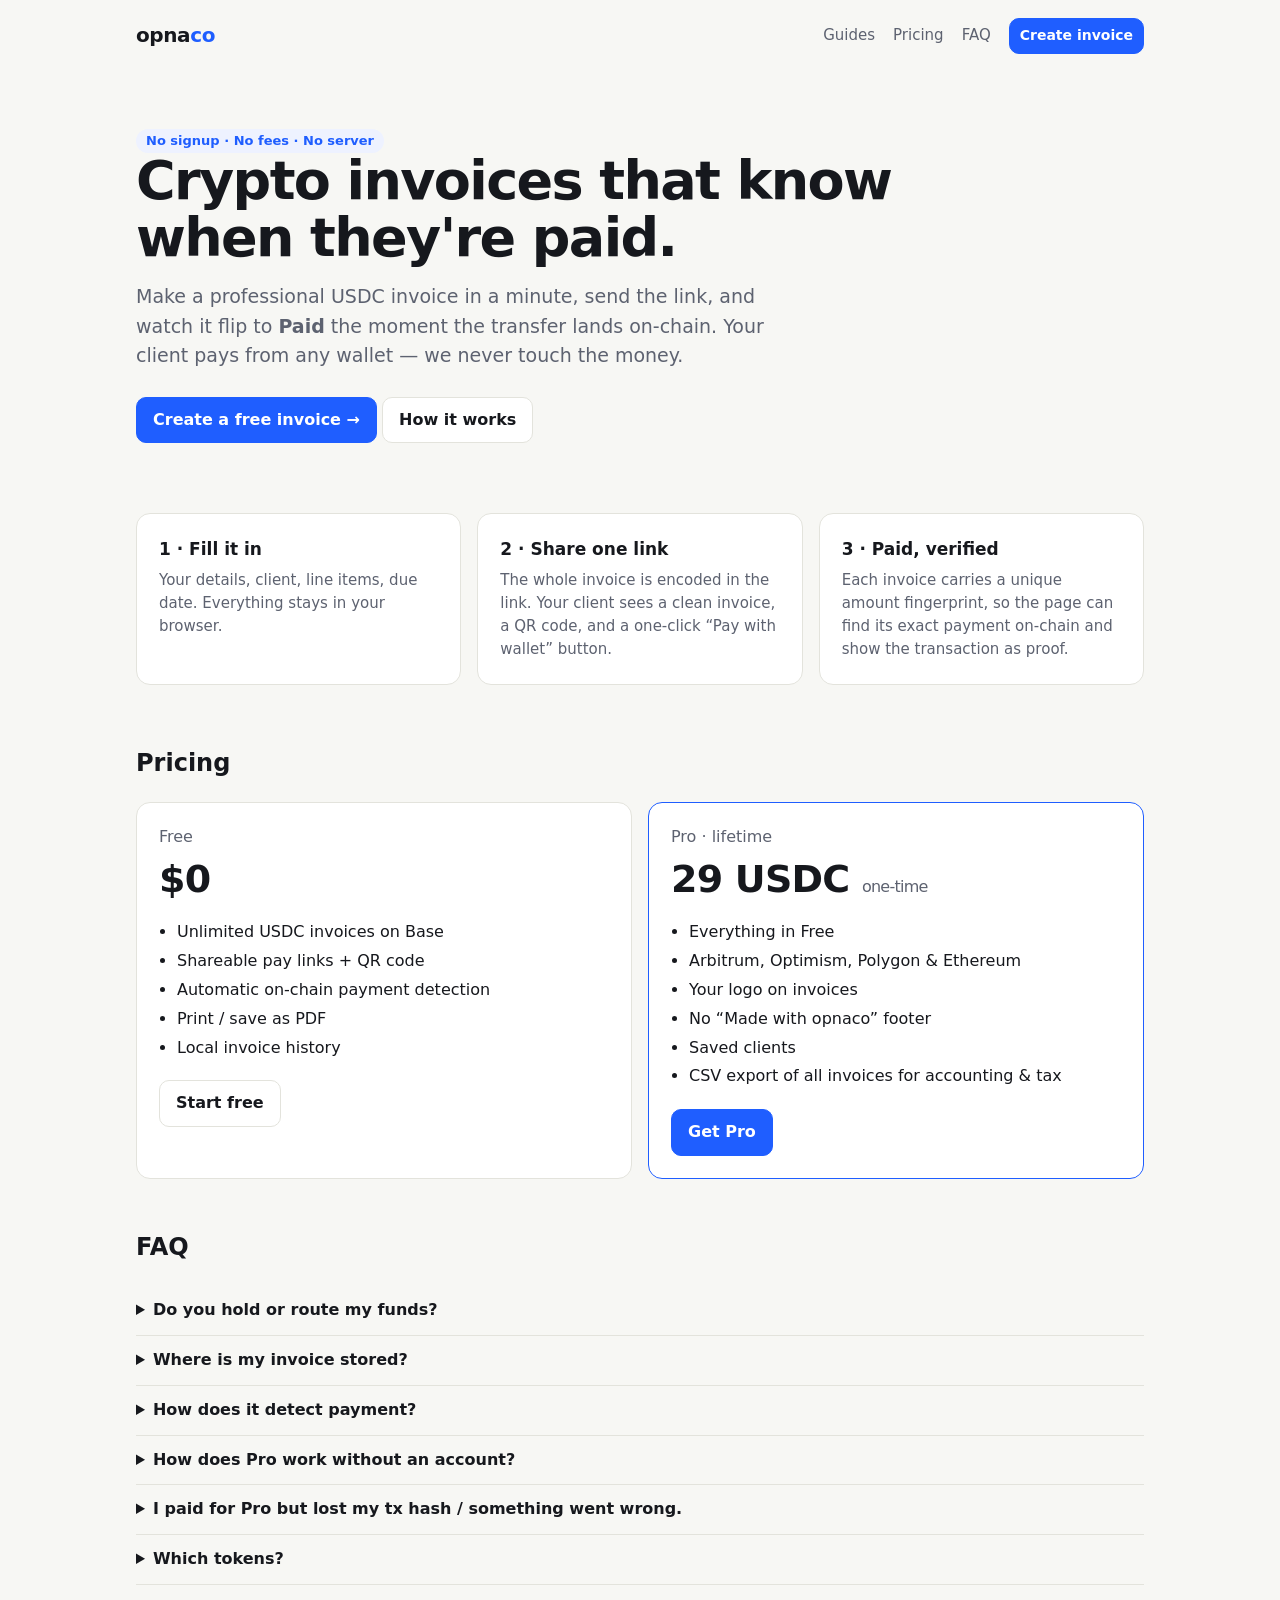
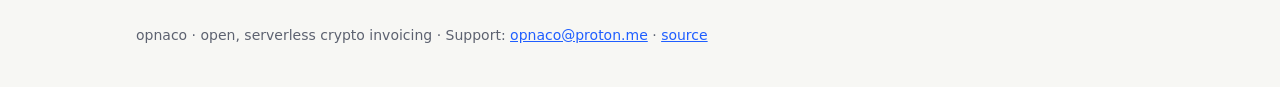
<file: index.html>
<!doctype html>
<html lang="en">
<head>
<meta charset="utf-8"><meta name="viewport" content="width=device-width,initial-scale=1">
<title>opnaco Invoice — crypto invoices that know when they're paid</title>
<meta name="description" content="Free USDC invoice generator for freelancers and DAOs. Share a link, get paid on Base, Arbitrum, Optimism, Polygon or Ethereum, and see payment confirmed on-chain automatically. No signup, no server, no fees.">
<link rel="stylesheet" href="style.css?v=3">
<style>
  .hero { padding: 56px 0 40px; }
  .hero h1 { font-size: clamp(32px, 6vw, 54px); line-height: 1.05; letter-spacing: -0.03em; margin: 0 0 16px; max-width: 760px; }
  .hero p { font-size: 19px; color: var(--muted); max-width: 640px; margin: 0 0 26px; }
  .feats { display: grid; grid-template-columns: repeat(3, 1fr); gap: 16px; margin: 30px 0 60px; }
  .feats h3 { margin: 0 0 6px; font-size: 17px; }
  .feats p { margin: 0; color: var(--muted); font-size: 15px; }
  .plans { display: grid; grid-template-columns: 1fr 1fr; gap: 16px; }
  .plans ul { padding-left: 18px; margin: 12px 0 20px; } .plans li { margin: 4px 0; }
  .price { font-size: 38px; font-weight: 800; letter-spacing: -0.02em; }
  @media (max-width: 720px) { .feats, .plans { grid-template-columns: 1fr; } }
  details { border-bottom: 1px solid var(--line); padding: 12px 0; } summary { font-weight: 600; cursor: pointer; }
</style>
</head>
<body>
<div class="wrap">
  <header class="top"><a class="logo" href="./">opna<span>co</span></a><nav><a href="guides/">Guides</a><a href="#pricing">Pricing</a><a href="#faq">FAQ</a><a class="btn primary sm" href="app.html">Create invoice</a></nav></header>

  <section class="hero">
    <span class="pill">No signup · No fees · No server</span>
    <h1>Crypto invoices that know when they're paid.</h1>
    <p>Make a professional USDC invoice in a minute, send the link, and watch it flip to <b>Paid</b> the moment the transfer lands on-chain. Your client pays from any wallet — we never touch the money.</p>
    <a class="btn primary" href="app.html">Create a free invoice →</a>
    <a class="btn" href="#how">How it works</a>
  </section>

  <section class="feats" id="how">
    <div class="card"><h3>1 · Fill it in</h3><p>Your details, client, line items, due date. Everything stays in your browser.</p></div>
    <div class="card"><h3>2 · Share one link</h3><p>The whole invoice is encoded in the link. Your client sees a clean invoice, a QR code, and a one-click “Pay with wallet” button.</p></div>
    <div class="card"><h3>3 · Paid, verified</h3><p>Each invoice carries a unique amount fingerprint, so the page can find its exact payment on-chain and show the transaction as proof.</p></div>
  </section>

  <section id="pricing">
    <h2>Pricing</h2>
    <div class="plans">
      <div class="card">
        <div class="muted">Free</div><div class="price">$0</div>
        <ul><li>Unlimited USDC invoices on Base</li><li>Shareable pay links + QR code</li><li>Automatic on-chain payment detection</li><li>Print / save as PDF</li><li>Local invoice history</li></ul>
        <a class="btn" href="app.html">Start free</a>
      </div>
      <div class="card" style="border-color: var(--accent)">
        <div class="muted">Pro · lifetime</div><div class="price">29 USDC <span class="muted" style="font-size:16px;font-weight:500">one-time</span></div>
        <ul><li>Everything in Free</li><li>Arbitrum, Optimism, Polygon & Ethereum</li><li>Your logo on invoices</li><li>No “Made with opnaco” footer</li><li>Saved clients</li><li>CSV export of all invoices for accounting & tax</li></ul>
        <a class="btn primary" href="app.html#pro">Get Pro</a>
      </div>
    </div>
  </section>

  <section id="faq" style="margin-top:50px">
    <h2>FAQ</h2>
    <details><summary>Do you hold or route my funds?</summary><p class="muted">No. Payments go straight from your client's wallet to yours. opnaco is a static web page; there is no backend that could touch money or data.</p></details>
    <details><summary>Where is my invoice stored?</summary><p class="muted">In the link itself (compressed into the URL fragment, which browsers never send to servers) and in your browser's local storage for your history.</p></details>
    <details><summary>How does it detect payment?</summary><p class="muted">Every invoice amount gets a tiny unique fingerprint in its last decimals (e.g. 1,500.003417 USDC). The page asks a public RPC node for USDC transfers to your address since the invoice was created and matches that exact amount.</p></details>
    <details><summary>How does Pro work without an account?</summary><p class="muted">Send 29 USDC to the opnaco treasury from any wallet, then paste the transaction hash. The app verifies it on-chain and unlocks Pro in that browser. Keep the hash — it's your license and works on any device.</p></details>
    <details><summary>I paid for Pro but lost my tx hash / something went wrong.</summary><p class="muted">Email <a href="mailto:opnaco@proton.me">opnaco@proton.me</a> with the wallet address you paid from and we'll find it on-chain.</p></details>
    <details><summary>Which tokens?</summary><p class="muted">Native USDC (Circle) on Base, Arbitrum, Optimism, Polygon and Ethereum.</p></details>
  </section>

  <footer class="foot">opnaco · open, serverless crypto invoicing · Support: <a href="mailto:opnaco@proton.me">opnaco@proton.me</a> · <a href="https://github.com/Opnaco/opnaco.github.io">source</a></footer>
</div>
</body>
</html>
</file>
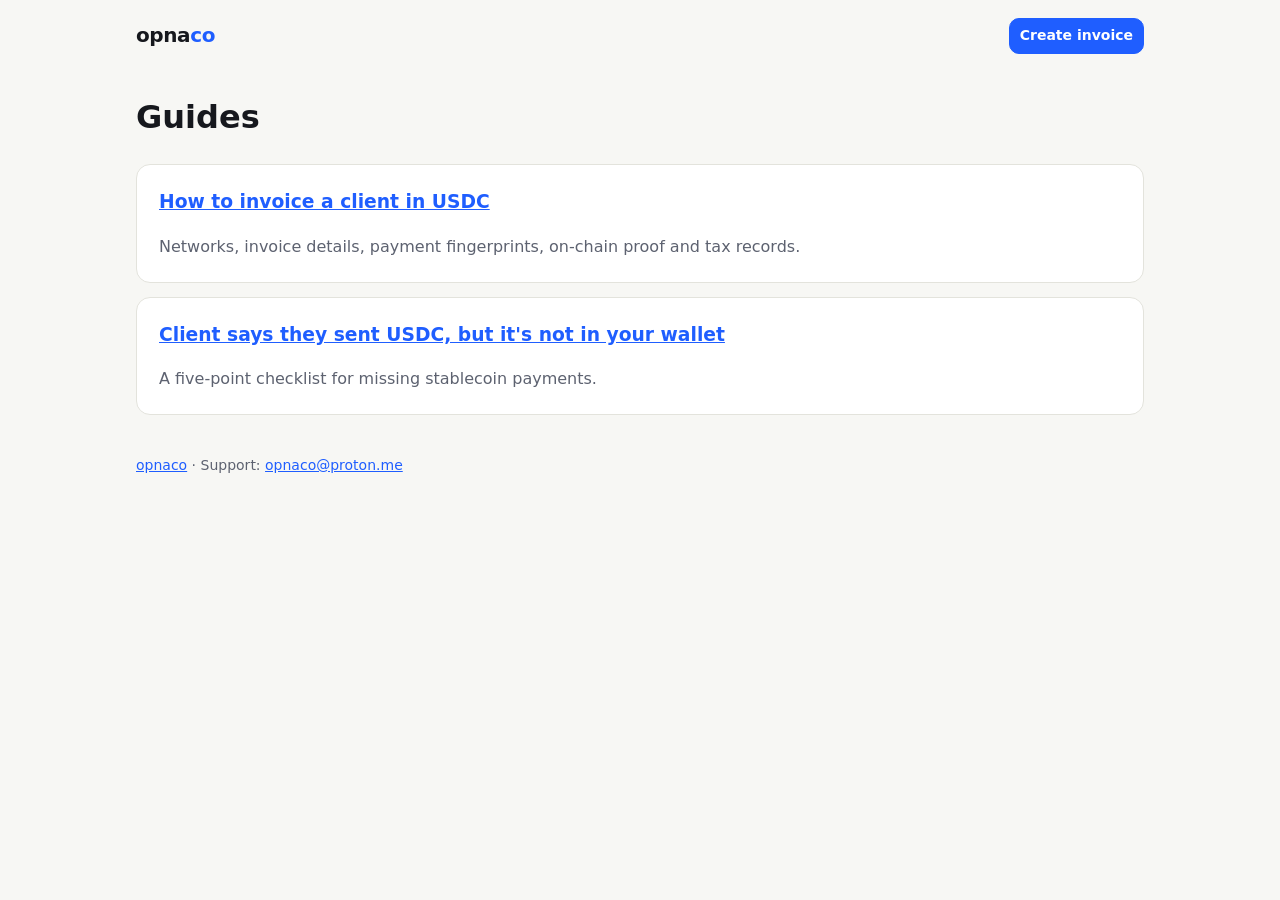
<file: guides/index.html>
<!doctype html>
<html lang="en">
<head>
<meta charset="utf-8"><meta name="viewport" content="width=device-width,initial-scale=1">
<title>Guides to Getting Paid in Crypto — opnaco</title>
<meta name="description" content="Practical guides for freelancers and DAO contributors who invoice and get paid in USDC and other stablecoins.">
<link rel="canonical" href="https://opnaco.github.io/guides/">
<link rel="stylesheet" href="../style.css">
</head>
<body>
<div class="wrap">
  <header class="top"><a class="logo" href="../">opna<span>co</span></a><nav><a class="btn primary sm" href="../app.html">Create invoice</a></nav></header>
  <h1>Guides</h1>
  <div class="card" style="margin-bottom:14px"><h3 style="margin-top:0"><a href="how-to-invoice-in-usdc.html">How to invoice a client in USDC</a></h3><p class="muted" style="margin:0">Networks, invoice details, payment fingerprints, on-chain proof and tax records.</p></div>
  <div class="card"><h3 style="margin-top:0"><a href="usdc-payment-not-received.html">Client says they sent USDC, but it's not in your wallet</a></h3><p class="muted" style="margin:0">A five-point checklist for missing stablecoin payments.</p></div>
  <footer class="foot"><a href="../">opnaco</a> · Support: <a href="mailto:opnaco@proton.me">opnaco@proton.me</a></footer>
</div>
</body>
</html>
</file>
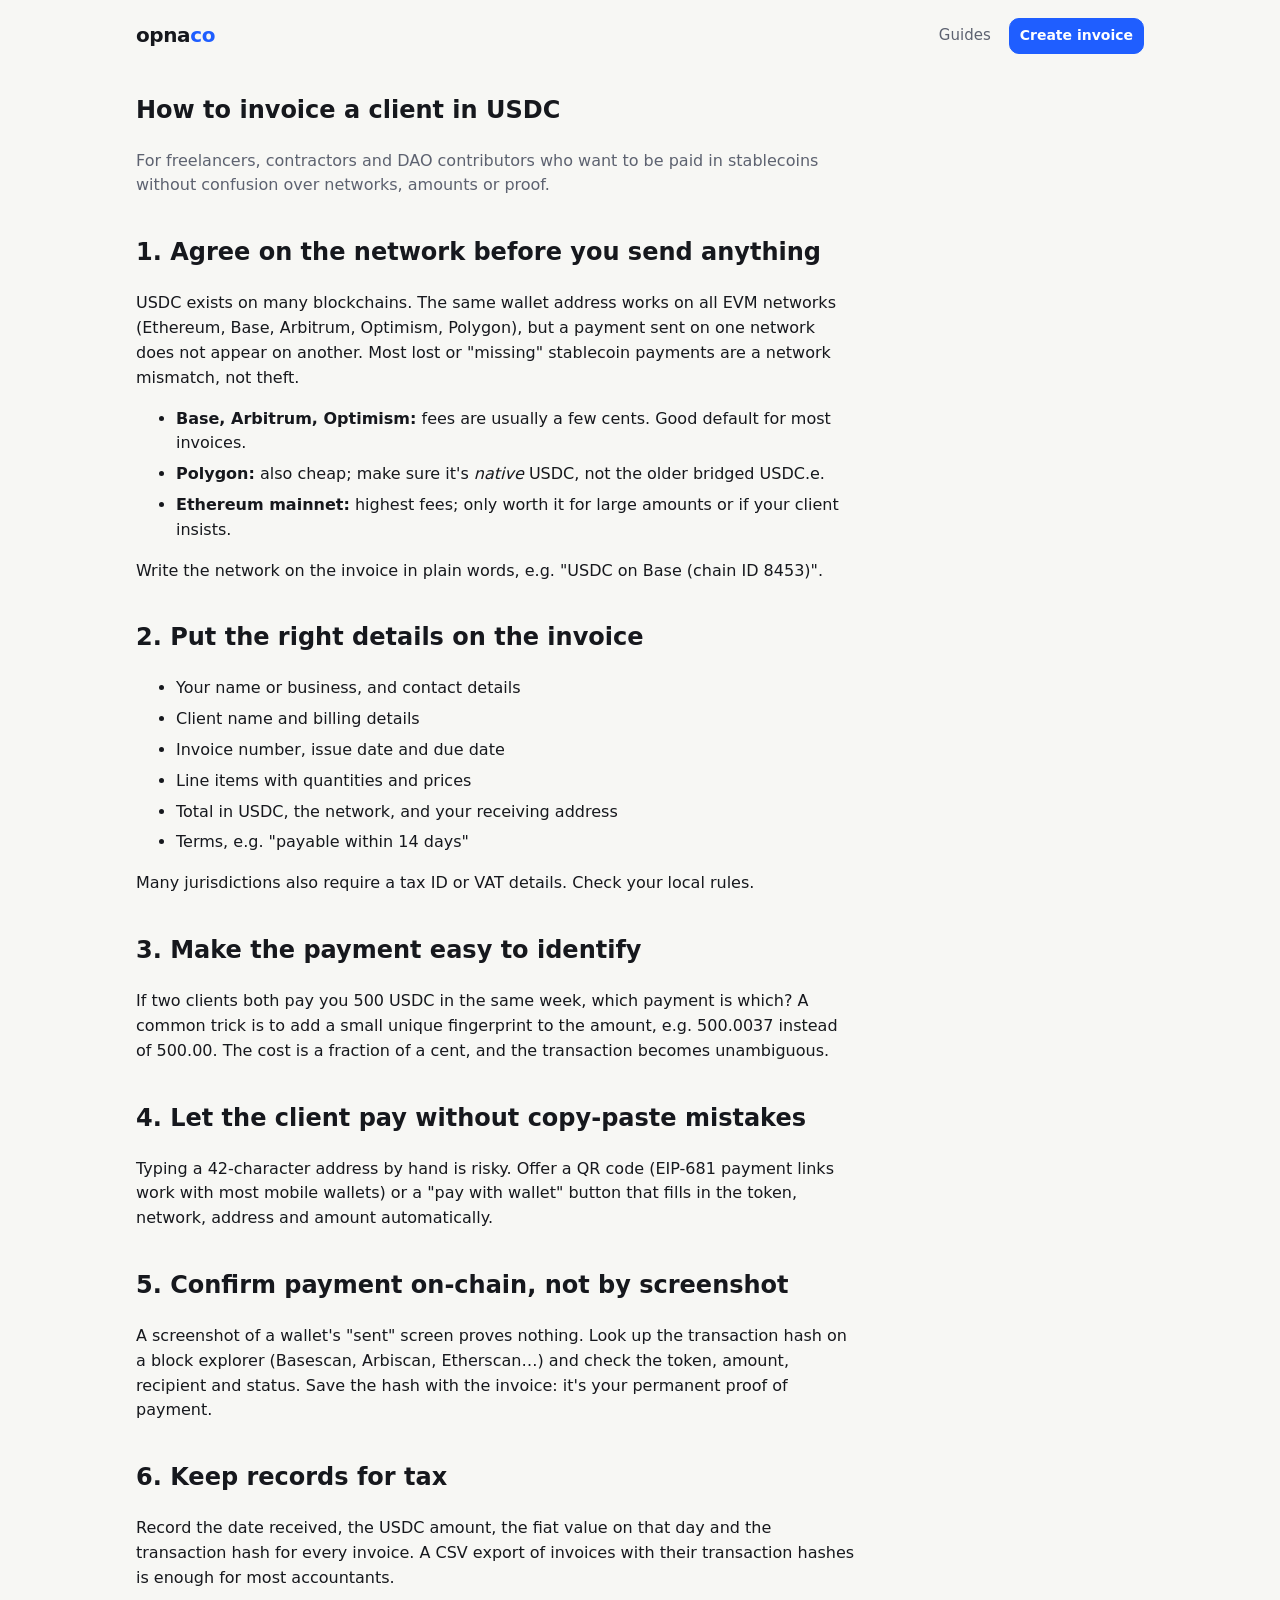
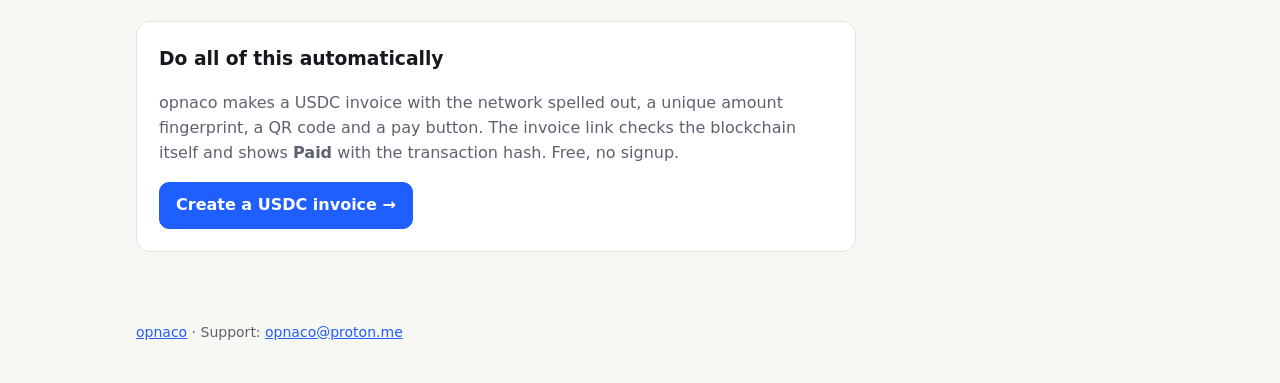
<file: guides/how-to-invoice-in-usdc.html>
<!doctype html>
<html lang="en">
<head>
<meta charset="utf-8"><meta name="viewport" content="width=device-width,initial-scale=1">
<title>How to Invoice a Client in USDC (Step by Step, 2026) — opnaco</title>
<meta name="description" content="A practical guide for freelancers and contractors: how to invoice in USDC, pick a network, avoid wrong-chain payments, prove payment, and keep records for tax.">
<link rel="canonical" href="https://opnaco.github.io/guides/how-to-invoice-in-usdc.html">
<link rel="stylesheet" href="../style.css">
<style>article { max-width: 720px; } article h2 { margin-top: 36px; } article li { margin: 6px 0; } .cta { margin: 30px 0; }</style>
</head>
<body>
<div class="wrap">
  <header class="top"><a class="logo" href="../">opna<span>co</span></a><nav><a href="./">Guides</a><a class="btn primary sm" href="../app.html">Create invoice</a></nav></header>
  <article>
    <h1>How to invoice a client in USDC</h1>
    <p class="muted">For freelancers, contractors and DAO contributors who want to be paid in stablecoins without confusion over networks, amounts or proof.</p>

    <h2>1. Agree on the network before you send anything</h2>
    <p>USDC exists on many blockchains. The same wallet address works on all EVM networks (Ethereum, Base, Arbitrum, Optimism, Polygon), but a payment sent on one network does not appear on another. Most lost or "missing" stablecoin payments are a network mismatch, not theft.</p>
    <ul>
      <li><b>Base, Arbitrum, Optimism:</b> fees are usually a few cents. Good default for most invoices.</li>
      <li><b>Polygon:</b> also cheap; make sure it's <i>native</i> USDC, not the older bridged USDC.e.</li>
      <li><b>Ethereum mainnet:</b> highest fees; only worth it for large amounts or if your client insists.</li>
    </ul>
    <p>Write the network on the invoice in plain words, e.g. "USDC on Base (chain ID 8453)".</p>

    <h2>2. Put the right details on the invoice</h2>
    <ul>
      <li>Your name or business, and contact details</li>
      <li>Client name and billing details</li>
      <li>Invoice number, issue date and due date</li>
      <li>Line items with quantities and prices</li>
      <li>Total in USDC, the network, and your receiving address</li>
      <li>Terms, e.g. "payable within 14 days"</li>
    </ul>
    <p>Many jurisdictions also require a tax ID or VAT details. Check your local rules.</p>

    <h2>3. Make the payment easy to identify</h2>
    <p>If two clients both pay you 500 USDC in the same week, which payment is which? A common trick is to add a small unique fingerprint to the amount, e.g. 500.0037 instead of 500.00. The cost is a fraction of a cent, and the transaction becomes unambiguous.</p>

    <h2>4. Let the client pay without copy-paste mistakes</h2>
    <p>Typing a 42-character address by hand is risky. Offer a QR code (EIP-681 payment links work with most mobile wallets) or a "pay with wallet" button that fills in the token, network, address and amount automatically.</p>

    <h2>5. Confirm payment on-chain, not by screenshot</h2>
    <p>A screenshot of a wallet's "sent" screen proves nothing. Look up the transaction hash on a block explorer (Basescan, Arbiscan, Etherscan…) and check the token, amount, recipient and status. Save the hash with the invoice: it's your permanent proof of payment.</p>

    <h2>6. Keep records for tax</h2>
    <p>Record the date received, the USDC amount, the fiat value on that day and the transaction hash for every invoice. A CSV export of invoices with their transaction hashes is enough for most accountants.</p>

    <div class="card cta">
      <h3 style="margin-top:0">Do all of this automatically</h3>
      <p class="muted">opnaco makes a USDC invoice with the network spelled out, a unique amount fingerprint, a QR code and a pay button. The invoice link checks the blockchain itself and shows <b>Paid</b> with the transaction hash. Free, no signup.</p>
      <a class="btn primary" href="../app.html">Create a USDC invoice →</a>
    </div>
  </article>
  <footer class="foot"><a href="../">opnaco</a> · Support: <a href="mailto:opnaco@proton.me">opnaco@proton.me</a></footer>
</div>
</body>
</html>
</file>
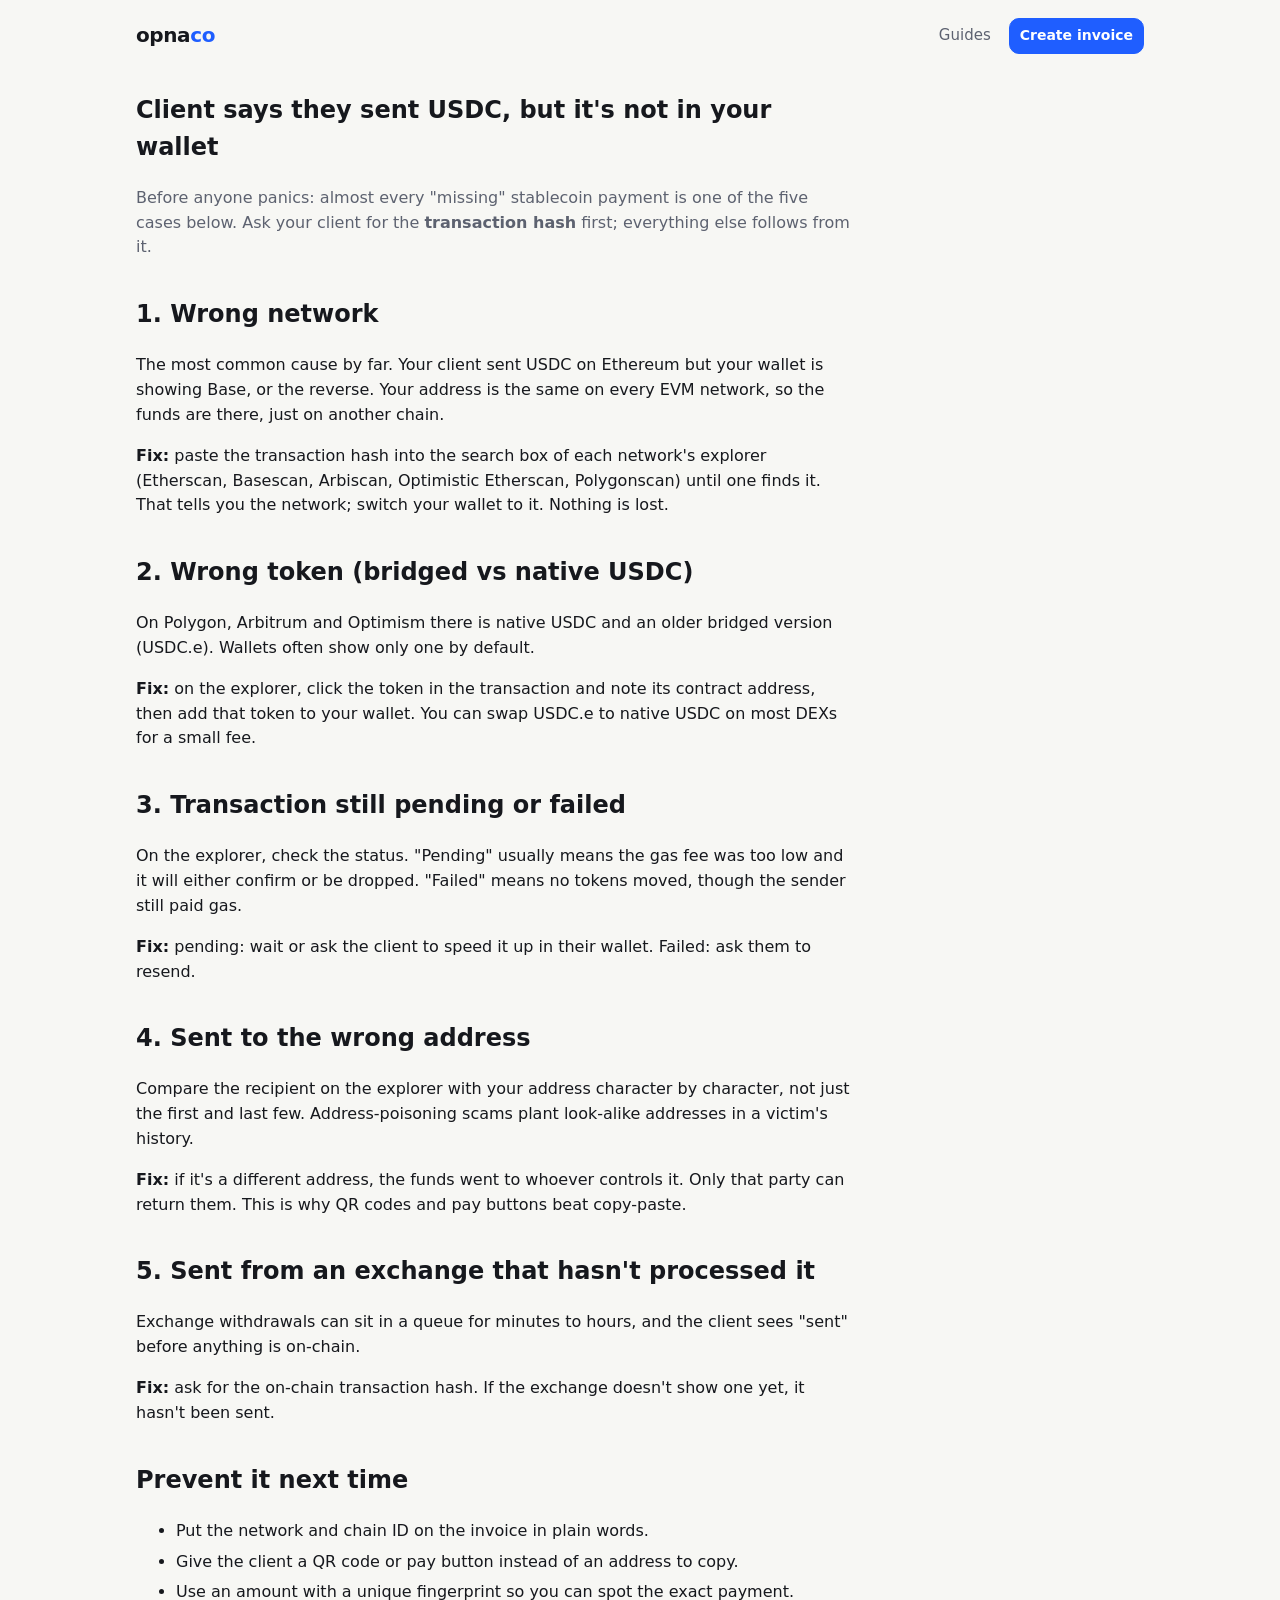
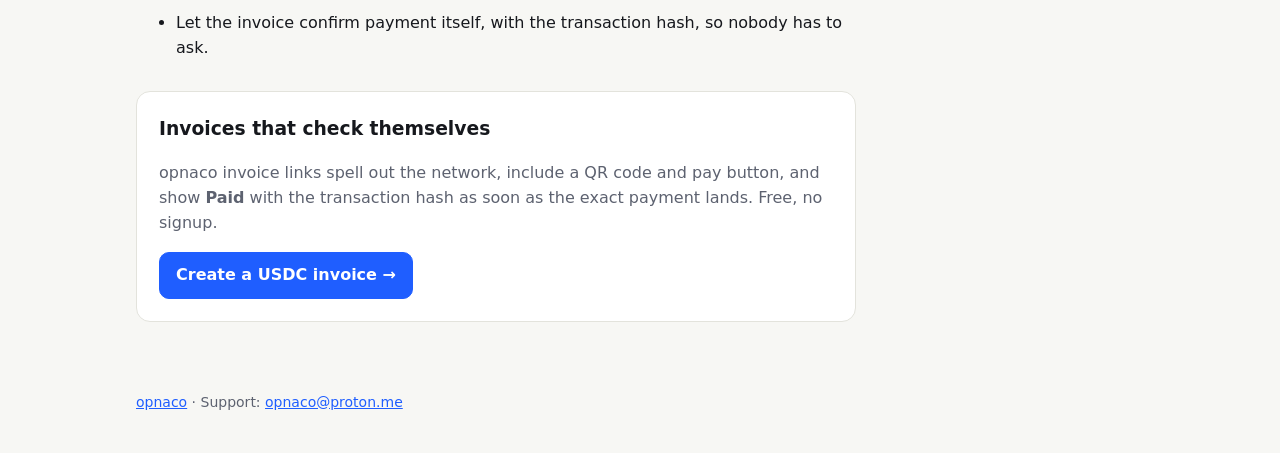
<file: guides/usdc-payment-not-received.html>
<!doctype html>
<html lang="en">
<head>
<meta charset="utf-8"><meta name="viewport" content="width=device-width,initial-scale=1">
<title>Client Says They Sent USDC but You Didn't Receive It? A Checklist — opnaco</title>
<meta name="description" content="Missing USDC payment? Check the network, token contract, recipient address and transaction status. A step-by-step checklist for freelancers waiting on a stablecoin payment.">
<link rel="canonical" href="https://opnaco.github.io/guides/usdc-payment-not-received.html">
<link rel="stylesheet" href="../style.css">
<style>article { max-width: 720px; } article h2 { margin-top: 36px; } article li { margin: 6px 0; } .cta { margin: 30px 0; }</style>
</head>
<body>
<div class="wrap">
  <header class="top"><a class="logo" href="../">opna<span>co</span></a><nav><a href="./">Guides</a><a class="btn primary sm" href="../app.html">Create invoice</a></nav></header>
  <article>
    <h1>Client says they sent USDC, but it's not in your wallet</h1>
    <p class="muted">Before anyone panics: almost every "missing" stablecoin payment is one of the five cases below. Ask your client for the <b>transaction hash</b> first; everything else follows from it.</p>

    <h2>1. Wrong network</h2>
    <p>The most common cause by far. Your client sent USDC on Ethereum but your wallet is showing Base, or the reverse. Your address is the same on every EVM network, so the funds are there, just on another chain.</p>
    <p><b>Fix:</b> paste the transaction hash into the search box of each network's explorer (Etherscan, Basescan, Arbiscan, Optimistic Etherscan, Polygonscan) until one finds it. That tells you the network; switch your wallet to it. Nothing is lost.</p>

    <h2>2. Wrong token (bridged vs native USDC)</h2>
    <p>On Polygon, Arbitrum and Optimism there is native USDC and an older bridged version (USDC.e). Wallets often show only one by default.</p>
    <p><b>Fix:</b> on the explorer, click the token in the transaction and note its contract address, then add that token to your wallet. You can swap USDC.e to native USDC on most DEXs for a small fee.</p>

    <h2>3. Transaction still pending or failed</h2>
    <p>On the explorer, check the status. "Pending" usually means the gas fee was too low and it will either confirm or be dropped. "Failed" means no tokens moved, though the sender still paid gas.</p>
    <p><b>Fix:</b> pending: wait or ask the client to speed it up in their wallet. Failed: ask them to resend.</p>

    <h2>4. Sent to the wrong address</h2>
    <p>Compare the recipient on the explorer with your address character by character, not just the first and last few. Address-poisoning scams plant look-alike addresses in a victim's history.</p>
    <p><b>Fix:</b> if it's a different address, the funds went to whoever controls it. Only that party can return them. This is why QR codes and pay buttons beat copy-paste.</p>

    <h2>5. Sent from an exchange that hasn't processed it</h2>
    <p>Exchange withdrawals can sit in a queue for minutes to hours, and the client sees "sent" before anything is on-chain.</p>
    <p><b>Fix:</b> ask for the on-chain transaction hash. If the exchange doesn't show one yet, it hasn't been sent.</p>

    <h2>Prevent it next time</h2>
    <ul>
      <li>Put the network and chain ID on the invoice in plain words.</li>
      <li>Give the client a QR code or pay button instead of an address to copy.</li>
      <li>Use an amount with a unique fingerprint so you can spot the exact payment.</li>
      <li>Let the invoice confirm payment itself, with the transaction hash, so nobody has to ask.</li>
    </ul>

    <div class="card cta">
      <h3 style="margin-top:0">Invoices that check themselves</h3>
      <p class="muted">opnaco invoice links spell out the network, include a QR code and pay button, and show <b>Paid</b> with the transaction hash as soon as the exact payment lands. Free, no signup.</p>
      <a class="btn primary" href="../app.html">Create a USDC invoice →</a>
    </div>
  </article>
  <footer class="foot"><a href="../">opnaco</a> · Support: <a href="mailto:opnaco@proton.me">opnaco@proton.me</a></footer>
</div>
</body>
</html>
</file>
<file: style.css>
:root {
  --bg: #f7f7f4; --surface: #ffffff; --ink: #16181d; --muted: #5d6270; --line: #e3e3dc;
  --accent: #1f5eff; --accent-ink: #ffffff; --ok: #0f8a4b; --warn: #b26a00; --soft: #eef2ff;
  --radius: 10px; --mono: ui-monospace, SFMono-Regular, Menlo, Consolas, monospace;
}
@media (prefers-color-scheme: dark) {
  :root:not([data-theme="light"]) {
    --bg: #0f1115; --surface: #171a21; --ink: #eceef3; --muted: #9aa1b2; --line: #2a2f3a;
    --accent: #6d95ff; --accent-ink: #0b0d12; --ok: #3ccf86; --warn: #f0a640; --soft: #1b2235;
  }
}
* { box-sizing: border-box; }
body { margin: 0; background: var(--bg); color: var(--ink); font: 16px/1.55 system-ui, -apple-system, "Segoe UI", Roboto, sans-serif; }
a { color: var(--accent); }
.wrap { max-width: 1040px; margin: 0 auto; padding: 0 16px; }
header.top { display: flex; align-items: center; justify-content: space-between; padding: 18px 0; gap: 12px; }
.logo { font-weight: 800; letter-spacing: -0.02em; font-size: 20px; color: var(--ink); text-decoration: none; }
.logo span { color: var(--accent); }
nav a { margin-left: 18px; color: var(--muted); text-decoration: none; font-size: 15px; }
nav a:hover { color: var(--ink); }
.btn { display: inline-flex; align-items: center; gap: 8px; border: 1px solid var(--line); background: var(--surface); color: var(--ink); padding: 10px 16px; border-radius: var(--radius); font: inherit; font-weight: 600; cursor: pointer; text-decoration: none; }
.btn.primary { background: var(--accent); border-color: var(--accent); color: var(--accent-ink); }
.btn:disabled { opacity: .5; cursor: not-allowed; }
.btn.sm { padding: 6px 10px; font-size: 14px; }
.card { background: var(--surface); border: 1px solid var(--line); border-radius: 14px; padding: 22px; }
.muted { color: var(--muted); }
.mono { font-family: var(--mono); font-size: 14px; word-break: break-all; }
.pill { display: inline-block; padding: 2px 10px; border-radius: 99px; font-size: 13px; font-weight: 600; background: var(--soft); color: var(--accent); }
.pill.ok { background: color-mix(in srgb, var(--ok) 15%, transparent); color: var(--ok); }
.pill.warn { background: color-mix(in srgb, var(--warn) 15%, transparent); color: var(--warn); }
label { display: block; font-size: 13px; font-weight: 600; color: var(--muted); margin: 12px 0 4px; }
input, textarea, select { width: 100%; padding: 9px 11px; border: 1px solid var(--line); border-radius: 8px; background: var(--bg); color: var(--ink); font: inherit; }
textarea { min-height: 70px; resize: vertical; }
.grid2 { display: grid; grid-template-columns: 1fr 1fr; gap: 16px; }
@media (max-width: 720px) { .grid2 { grid-template-columns: 1fr; } nav a { margin-left: 12px; } }
table { width: 100%; border-collapse: collapse; }
th, td { text-align: left; padding: 8px 6px; border-bottom: 1px solid var(--line); vertical-align: top; }
th { font-size: 13px; color: var(--muted); font-weight: 600; }
td.num, th.num { text-align: right; }
footer.foot { padding: 40px 0; color: var(--muted); font-size: 14px; }
.notice { padding: 12px 14px; border-radius: 10px; background: var(--soft); font-size: 15px; }
.err { color: #d33; }
dialog { border: 1px solid var(--line); border-radius: 14px; background: var(--surface); color: var(--ink); max-width: 520px; width: calc(100% - 32px); }
dialog::backdrop { background: rgba(0,0,0,.45); }
@media print { header.top, footer.foot, .noprint { display: none !important; } body { background: #fff; color: #000; } .card { border: none; padding: 0; } }
</file>
